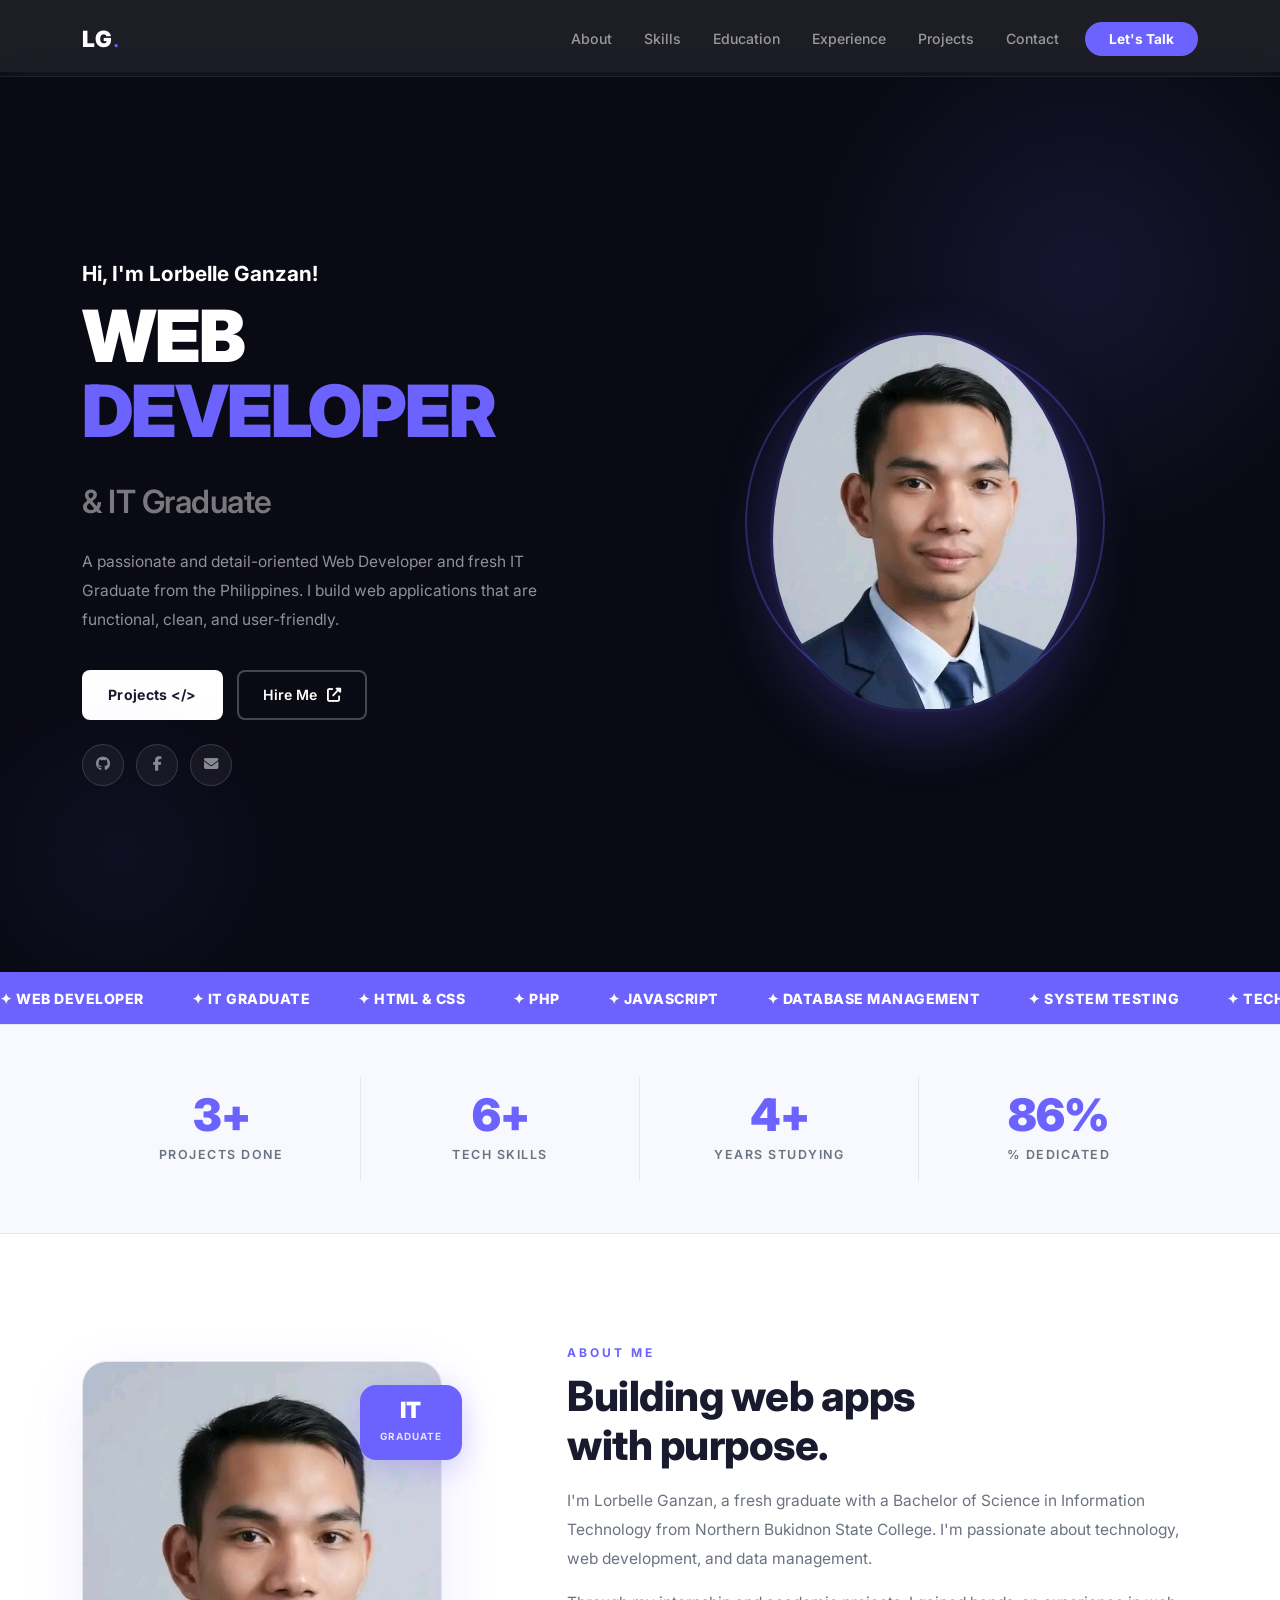
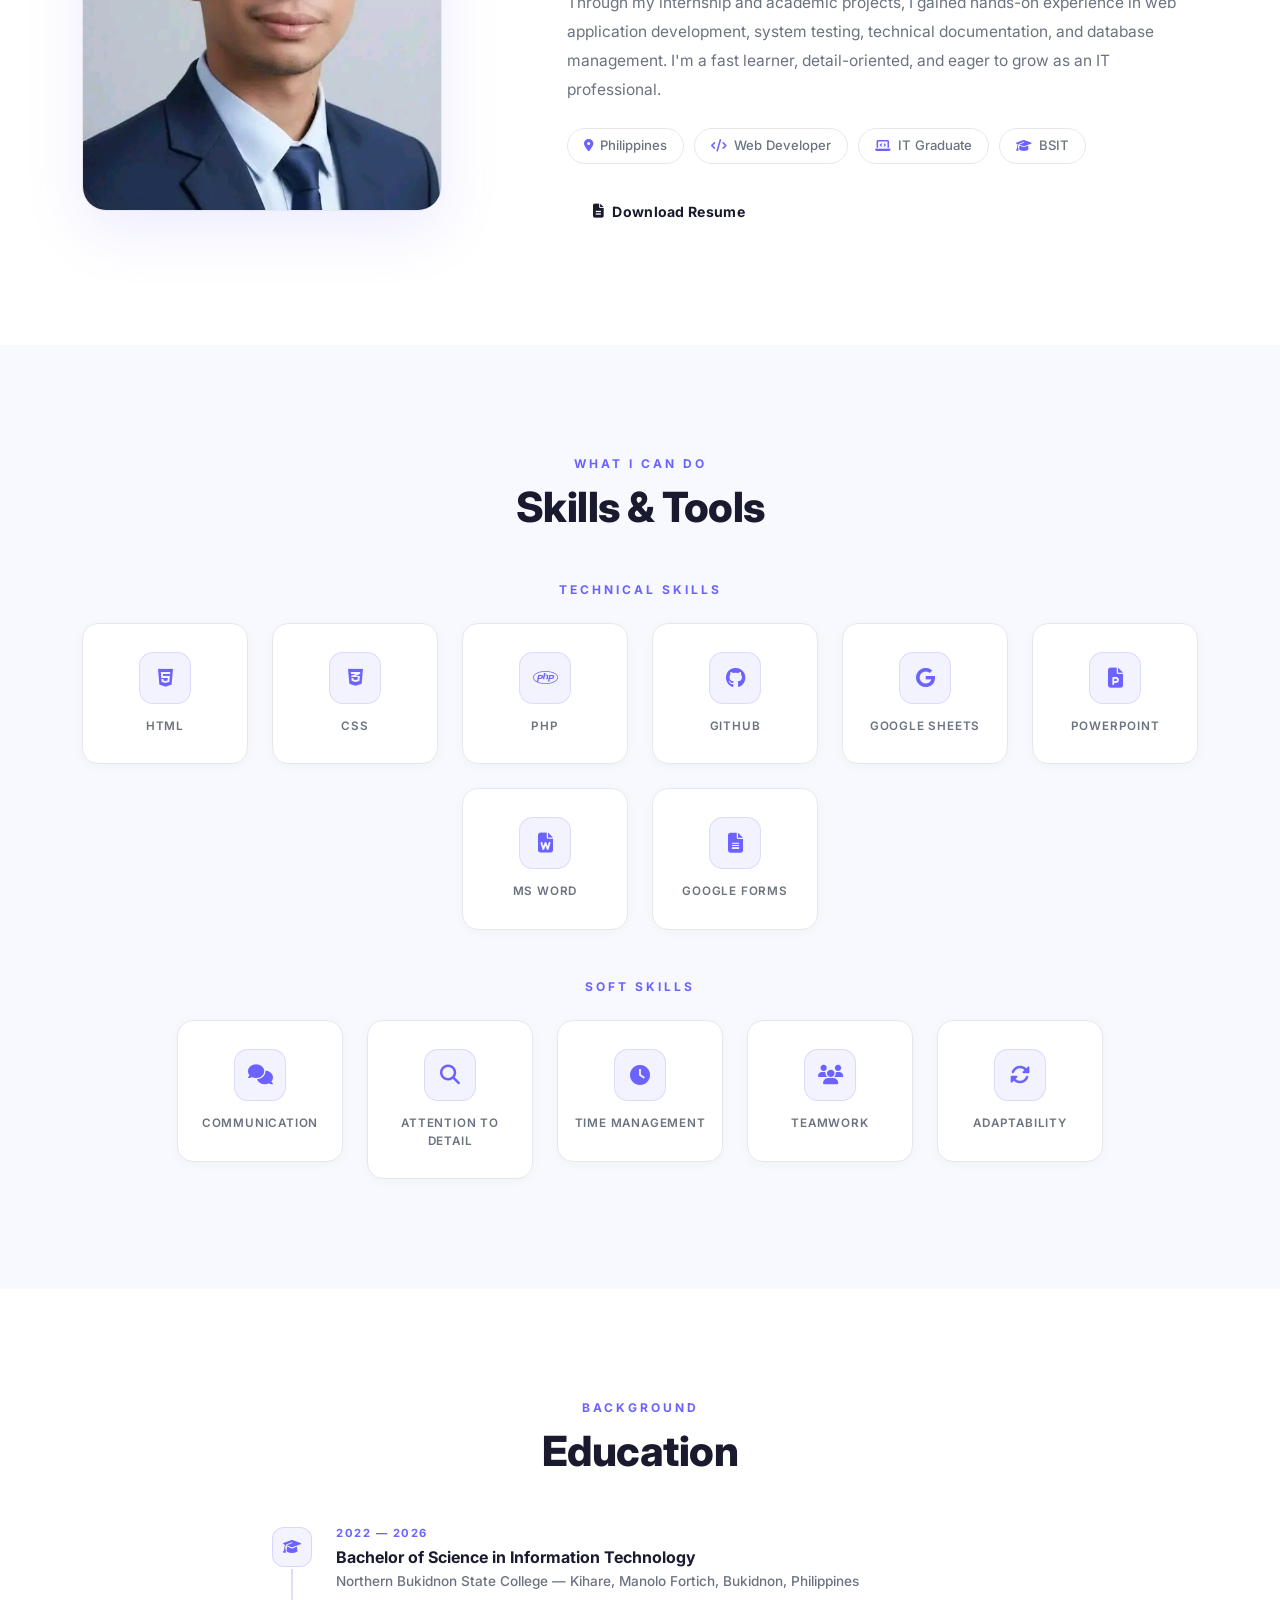
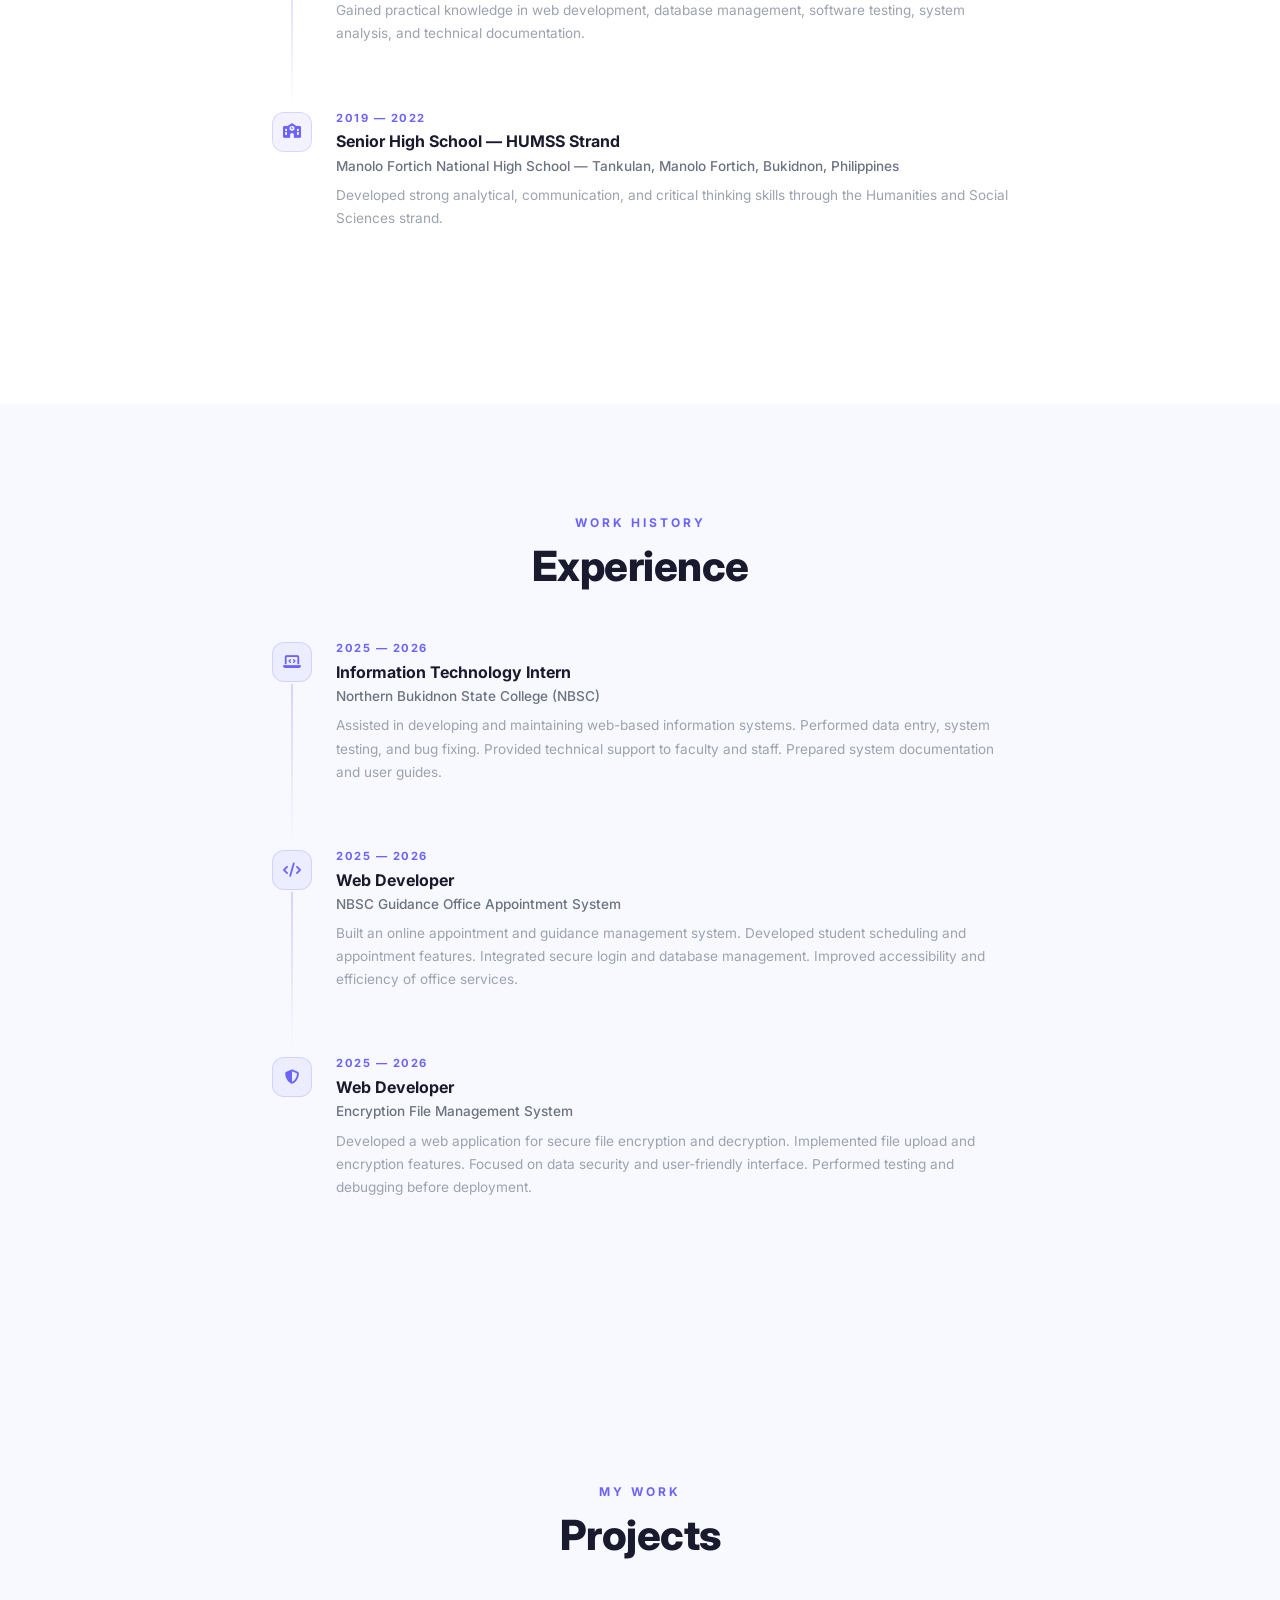
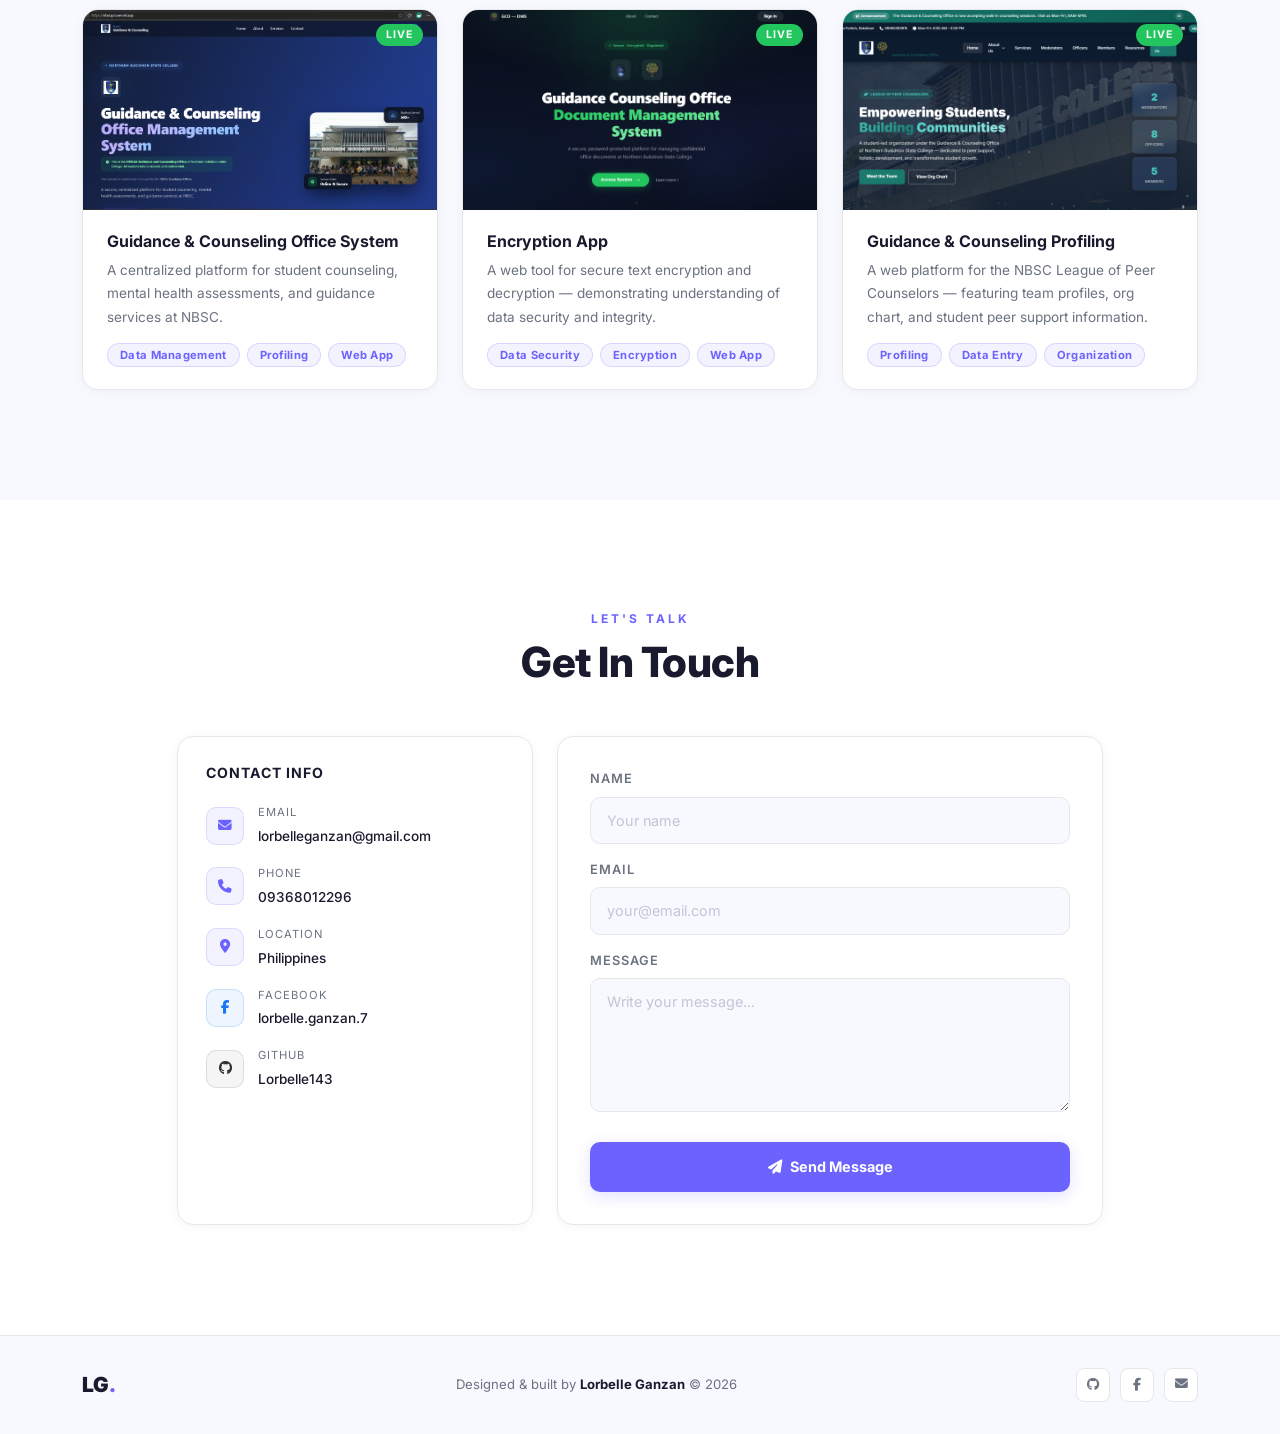
<file: index.html>
<!DOCTYPE html>
<html lang="en">
<head>
  <meta charset="UTF-8">
  <meta name="viewport" content="width=device-width, initial-scale=1.0">
  <title>Lorbelle Ganzan | Web Developer</title>
  <meta name="description" content="Portfolio of Lorbelle Ganzan — Fresh IT Graduate & Web Developer from the Philippines. Building web applications with passion and precision.">

  <!-- OG / Social Preview -->
  <meta property="og:title" content="Lorbelle Ganzan |Resume">
  <meta property="og:description" content="Fresh IT Graduate & Web Developer from the Philippines. Building web applications with passion and precision.">
  <meta property="og:image" content="https://lorbelleganzan.vercel.app/assets/profile.jpg">
  <meta property="og:url" content="https://lorbelleganzan.vercel.app">
  <meta property="og:type" content="website">

  <!-- Favicon -->
  <link rel="icon" type="image/svg+xml" href="assets/favicon.svg">

  <link href="https://cdn.jsdelivr.net/npm/bootstrap@5.3.2/dist/css/bootstrap.min.css" rel="stylesheet">
  <link href="https://unpkg.com/aos@2.3.1/dist/aos.css" rel="stylesheet">
  <link href="https://cdnjs.cloudflare.com/ajax/libs/font-awesome/6.5.0/css/all.min.css" rel="stylesheet">
  <link href="https://fonts.googleapis.com/css2?family=Inter:wght@300;400;500;600;700;800;900&display=swap" rel="stylesheet">
  <link rel="stylesheet" href="css/style.css">
</head>
<body>

<div id="scroll-progress"></div>

<!-- Navbar -->
<nav class="navbar navbar-expand-lg fixed-top">
  <div class="container">
    <a class="navbar-brand" href="#home">
      <span class="brand-lg">LG</span><span class="brand-dot">.</span>
    </a>
    <button class="navbar-toggler" type="button" data-bs-toggle="collapse" data-bs-target="#nav-menu">
      <span class="toggler-icon"></span>
      <span class="toggler-icon"></span>
      <span class="toggler-icon"></span>
    </button>
    <div class="collapse navbar-collapse" id="nav-menu">
      <ul class="navbar-nav ms-auto align-items-lg-center gap-1">
        <li class="nav-item"><a class="nav-link" href="#about">About</a></li>
        <li class="nav-item"><a class="nav-link" href="#skills">Skills</a></li>
        <li class="nav-item"><a class="nav-link" href="#education">Education</a></li>
        <li class="nav-item"><a class="nav-link" href="#experience">Experience</a></li>
        <li class="nav-item"><a class="nav-link" href="#projects">Projects</a></li>
        <li class="nav-item"><a class="nav-link" href="#contact">Contact</a></li>
        <li class="nav-item ms-lg-2">
          <a class="nav-cta" href="#contact">Let's Talk</a>
        </li>
      </ul>
    </div>
  </div>
</nav>

<!-- Hero -->
<header id="home" class="hero">
  <div class="container">
    <div class="row align-items-center min-vh-100">

      <div class="col-lg-6 hero-left" data-aos="fade-right" data-aos-duration="900">
        <p class="hero-greeting">Hi, I'm Lorbelle Ganzan!</p>
        <h1 class="hero-title">
          <span class="title-regular">WEB</span>
          <span class="title-accent"> DEVELOPER</span><br>
          <span class="title-sub">& IT Graduate</span>
        </h1>
        <p class="hero-desc">
          A passionate and detail-oriented Web Developer and fresh IT Graduate from the Philippines. I build web applications that are functional, clean, and user-friendly.
        </p>
        <div class="hero-actions">
          <a href="#projects" class="btn-dark-custom">Projects &lt;/&gt;</a>
          <a href="#contact" class="btn-outline-custom">Hire Me <i class="fas fa-external-link-alt ms-1"></i></a>
        </div>
        <div class="hero-socials mt-4">
          <a href="https://github.com/Lorbelle143" target="_blank" rel="noopener noreferrer" title="GitHub"><i class="fab fa-github"></i></a>
          <a href="https://www.facebook.com/lorbelle.ganzan.7" target="_blank" rel="noopener noreferrer" title="Facebook"><i class="fab fa-facebook-f"></i></a>
          <a href="https://mail.google.com/mail/?view=cm&to=lorbelleganzan@gmail.com" target="_blank" rel="noopener noreferrer" title="Email"><i class="fas fa-envelope"></i></a>
        </div>
      </div>

      <div class="col-lg-6 hero-right" data-aos="fade-left" data-aos-duration="900" data-aos-delay="150">
        <div class="hero-photo-wrap">
          <div class="hero-photo-ring"></div>
          <img src="assets/profile.jpg" alt="Lorbelle Ganzan" class="hero-photo">
        </div>
      </div>

    </div>
  </div>
</header>

<!-- Ticker Strip -->
<div class="ticker-wrap">
  <div class="ticker-track">
    <span>✦ Web Developer</span>
    <span>✦ IT Graduate</span>
    <span>✦ HTML & CSS</span>
    <span>✦ PHP</span>
    <span>✦ JavaScript</span>
    <span>✦ Database Management</span>
    <span>✦ System Testing</span>
    <span>✦ Technical Documentation</span>
    <span>✦ Web Developer</span>
    <span>✦ IT Graduate</span>
    <span>✦ HTML & CSS</span>
    <span>✦ PHP</span>
    <span>✦ JavaScript</span>
    <span>✦ Database Management</span>
    <span>✦ System Testing</span>
    <span>✦ Technical Documentation</span>
  </div>
</div>

<!-- Stats -->
<section class="stats-bar">
  <div class="container">
    <div class="row g-0 justify-content-center">
      <div class="col-6 col-md-3 stat-item" data-aos="fade-up" data-aos-delay="0">
        <h3 class="stat-num" data-target="3">0</h3>
        <p>Projects Done</p>
      </div>
      <div class="col-6 col-md-3 stat-item" data-aos="fade-up" data-aos-delay="100">
        <h3 class="stat-num" data-target="6">0</h3>
        <p>Tech Skills</p>
      </div>
      <div class="col-6 col-md-3 stat-item" data-aos="fade-up" data-aos-delay="200">
        <h3 class="stat-num" data-target="4">0</h3>
        <p>Years Studying</p>
      </div>
      <div class="col-6 col-md-3 stat-item" data-aos="fade-up" data-aos-delay="300">
        <h3 class="stat-num" data-target="100">0</h3>
        <p>% Dedicated</p>
      </div>
    </div>
  </div>
</section>

<!-- About -->
<section id="about" class="section">
  <div class="container">
    <div class="row align-items-center g-5">
      <div class="col-lg-5" data-aos="fade-right">
        <div class="about-img-wrap">
          <img src="assets/profile.jpg" alt="Lorbelle Ganzan" class="about-img">
          <div class="about-badge">
            <span class="badge-num">IT</span>
            <span class="badge-label">Graduate</span>
          </div>
        </div>
      </div>
      <div class="col-lg-7" data-aos="fade-left">
        <p class="section-eyebrow">About Me</p>
        <h2 class="section-heading">Building web apps<br>with purpose.</h2>
        <p class="section-text mt-3">
          I'm Lorbelle Ganzan, a fresh graduate with a Bachelor of Science in Information Technology from Northern Bukidnon State College. I'm passionate about technology, web development, and data management.
        </p>
        <p class="section-text">
          Through my internship and academic projects, I gained hands-on experience in web application development, system testing, technical documentation, and database management. I'm a fast learner, detail-oriented, and eager to grow as an IT professional.
        </p>
        <div class="about-chips mt-4">
          <span class="chip"><i class="fas fa-map-marker-alt"></i> Philippines</span>
          <span class="chip"><i class="fas fa-code"></i> Web Developer</span>
          <span class="chip"><i class="fas fa-laptop-code"></i> IT Graduate</span>
          <span class="chip"><i class="fas fa-graduation-cap"></i> BSIT</span>
        </div>
        <div class="mt-4">
          <a href="assets/resume.pdf" download class="btn-dark-custom" style="display:inline-flex; align-items:center; gap:8px;">
            <i class="fas fa-file-alt"></i> Download Resume
          </a>
        </div>
      </div>
    </div>
  </div>
</section>

<!-- Skills -->
<section id="skills" class="section section-light">
  <div class="container">
    <div class="text-center mb-5" data-aos="fade-up">
      <p class="section-eyebrow">What I Can Do</p>
      <h2 class="section-heading">Skills & Tools</h2>
    </div>

    <div class="text-center mb-4" data-aos="fade-up">
      <p class="section-eyebrow" style="margin-bottom:0;">Technical Skills</p>
    </div>
    <div class="row g-4 justify-content-center mb-5">
      <div class="col-6 col-md-4 col-lg-2" data-aos="fade-up" data-aos-delay="0">
        <div class="skill-card">
          <div class="skill-icon-wrap"><i class="fab fa-html5"></i></div>
          <p>HTML</p>
        </div>
      </div>
      <div class="col-6 col-md-4 col-lg-2" data-aos="fade-up" data-aos-delay="70">
        <div class="skill-card">
          <div class="skill-icon-wrap"><i class="fab fa-css3-alt"></i></div>
          <p>CSS</p>
        </div>
      </div>
      <div class="col-6 col-md-4 col-lg-2" data-aos="fade-up" data-aos-delay="140">
        <div class="skill-card">
          <div class="skill-icon-wrap"><i class="fab fa-php"></i></div>
          <p>PHP</p>
        </div>
      </div>
      <div class="col-6 col-md-4 col-lg-2" data-aos="fade-up" data-aos-delay="210">
        <div class="skill-card">
          <div class="skill-icon-wrap"><i class="fab fa-github"></i></div>
          <p>GitHub</p>
        </div>
      </div>
      <div class="col-6 col-md-4 col-lg-2" data-aos="fade-up" data-aos-delay="280">
        <div class="skill-card">
          <div class="skill-icon-wrap"><i class="fab fa-google"></i></div>
          <p>Google Sheets</p>
        </div>
      </div>
      <div class="col-6 col-md-4 col-lg-2" data-aos="fade-up" data-aos-delay="350">
        <div class="skill-card">
          <div class="skill-icon-wrap"><i class="fas fa-file-powerpoint"></i></div>
          <p>PowerPoint</p>
        </div>
      </div>
      <div class="col-6 col-md-4 col-lg-2" data-aos="fade-up" data-aos-delay="420">
        <div class="skill-card">
          <div class="skill-icon-wrap"><i class="fas fa-file-word"></i></div>
          <p>MS Word</p>
        </div>
      </div>
      <div class="col-6 col-md-4 col-lg-2" data-aos="fade-up" data-aos-delay="490">
        <div class="skill-card">
          <div class="skill-icon-wrap"><i class="fas fa-file-alt"></i></div>
          <p>Google Forms</p>
        </div>
      </div>
    </div>

    <div class="text-center mb-4" data-aos="fade-up">
      <p class="section-eyebrow" style="margin-bottom:0;">Soft Skills</p>
    </div>
    <div class="row g-4 justify-content-center">
      <div class="col-6 col-md-4 col-lg-2" data-aos="fade-up" data-aos-delay="0">
        <div class="skill-card">
          <div class="skill-icon-wrap"><i class="fas fa-comments"></i></div>
          <p>Communication</p>
        </div>
      </div>
      <div class="col-6 col-md-4 col-lg-2" data-aos="fade-up" data-aos-delay="70">
        <div class="skill-card">
          <div class="skill-icon-wrap"><i class="fas fa-search"></i></div>
          <p>Attention to Detail</p>
        </div>
      </div>
      <div class="col-6 col-md-4 col-lg-2" data-aos="fade-up" data-aos-delay="140">
        <div class="skill-card">
          <div class="skill-icon-wrap"><i class="fas fa-clock"></i></div>
          <p>Time Management</p>
        </div>
      </div>
      <div class="col-6 col-md-4 col-lg-2" data-aos="fade-up" data-aos-delay="210">
        <div class="skill-card">
          <div class="skill-icon-wrap"><i class="fas fa-users"></i></div>
          <p>Teamwork</p>
        </div>
      </div>
      <div class="col-6 col-md-4 col-lg-2" data-aos="fade-up" data-aos-delay="280">
        <div class="skill-card">
          <div class="skill-icon-wrap"><i class="fas fa-sync-alt"></i></div>
          <p>Adaptability</p>
        </div>
      </div>
    </div>
  </div>
</section>

<!-- Education -->
<section id="education" class="section">
  <div class="container">
    <div class="text-center mb-5" data-aos="fade-up">
      <p class="section-eyebrow">Background</p>
      <h2 class="section-heading">Education</h2>
    </div>
    <div class="row justify-content-center">
      <div class="col-lg-8">

        <div class="edu-item" data-aos="fade-up" data-aos-delay="0">
          <div class="edu-icon"><i class="fas fa-graduation-cap"></i></div>
          <div class="edu-body">
            <span class="edu-year">2022 — 2026</span>
            <h5 class="edu-degree">Bachelor of Science in Information Technology</h5>
            <p class="edu-school">Northern Bukidnon State College — Kihare, Manolo Fortich, Bukidnon, Philippines</p>
            <p class="edu-desc">Gained practical knowledge in web development, database management, software testing, system analysis, and technical documentation.</p>
          </div>
        </div>

        <div class="edu-item" data-aos="fade-up" data-aos-delay="100">
          <div class="edu-icon"><i class="fas fa-school"></i></div>
          <div class="edu-body">
            <span class="edu-year">2019 — 2022</span>
            <h5 class="edu-degree">Senior High School — HUMSS Strand</h5>
            <p class="edu-school">Manolo Fortich National High School — Tankulan, Manolo Fortich, Bukidnon, Philippines</p>
            <p class="edu-desc">Developed strong analytical, communication, and critical thinking skills through the Humanities and Social Sciences strand.</p>
          </div>
        </div>

      </div>
    </div>
  </div>
</section>

<!-- Experience -->
<section id="experience" class="section section-light">
  <div class="container">
    <div class="text-center mb-5" data-aos="fade-up">
      <p class="section-eyebrow">Work History</p>
      <h2 class="section-heading">Experience</h2>
    </div>
    <div class="row justify-content-center">
      <div class="col-lg-8">

        <div class="edu-item" data-aos="fade-up" data-aos-delay="0">
          <div class="edu-icon"><i class="fas fa-laptop-code"></i></div>
          <div class="edu-body">
            <span class="edu-year">2025 — 2026</span>
            <h5 class="edu-degree">Information Technology Intern</h5>
            <p class="edu-school">Northern Bukidnon State College (NBSC)</p>
            <p class="edu-desc">Assisted in developing and maintaining web-based information systems. Performed data entry, system testing, and bug fixing. Provided technical support to faculty and staff. Prepared system documentation and user guides.</p>
          </div>
        </div>

        <div class="edu-item" data-aos="fade-up" data-aos-delay="100">
          <div class="edu-icon"><i class="fas fa-code"></i></div>
          <div class="edu-body">
            <span class="edu-year">2025 — 2026</span>
            <h5 class="edu-degree">Web Developer</h5>
            <p class="edu-school">NBSC Guidance Office Appointment System</p>
            <p class="edu-desc">Built an online appointment and guidance management system. Developed student scheduling and appointment features. Integrated secure login and database management. Improved accessibility and efficiency of office services.</p>
          </div>
        </div>

        <div class="edu-item" data-aos="fade-up" data-aos-delay="200">
          <div class="edu-icon"><i class="fas fa-shield-alt"></i></div>
          <div class="edu-body">
            <span class="edu-year">2025 — 2026</span>
            <h5 class="edu-degree">Web Developer</h5>
            <p class="edu-school">Encryption File Management System</p>
            <p class="edu-desc">Developed a web application for secure file encryption and decryption. Implemented file upload and encryption features. Focused on data security and user-friendly interface. Performed testing and debugging before deployment.</p>
          </div>
        </div>

      </div>
    </div>
  </div>
</section>

<!-- Projects -->
<section id="projects" class="section section-light">
  <div class="container">
    <div class="text-center mb-5" data-aos="fade-up">
      <p class="section-eyebrow">My Work</p>
      <h2 class="section-heading">Projects</h2>
    </div>
    <div class="row g-4 justify-content-center">

      <div class="col-md-6 col-lg-4" data-aos="fade-up" data-aos-delay="100">
        <div class="project-card">
          <div class="project-img-wrap">
            <img src="assets/landingpage.png" alt="Guidance & Counseling System" class="project-img">
            <div class="project-overlay">
              <a href="https://nbscgco.vercel.app" target="_blank" rel="noopener noreferrer" class="project-link">
                <i class="fas fa-external-link-alt me-2"></i>Live Demo
              </a>
            </div>
            <span class="project-live">Live</span>
          </div>
          <div class="project-info">
            <h5>Guidance & Counseling Office System</h5>
            <p>A centralized platform for student counseling, mental health assessments, and guidance services at NBSC.</p>
            <div class="project-tags">
              <span>Data Management</span><span>Profiling</span><span>Web App</span>
            </div>
          </div>
        </div>
      </div>

      <div class="col-md-6 col-lg-4" data-aos="fade-up" data-aos-delay="200">
        <div class="project-card">
          <div class="project-img-wrap">
            <img src="assets/encryption12.vercel.app.png" alt="Encryption App" class="project-img">
            <div class="project-overlay">
              <a href="https://encryption12.vercel.app" target="_blank" rel="noopener noreferrer" class="project-link">
                <i class="fas fa-external-link-alt me-2"></i>Live Demo
              </a>
            </div>
            <span class="project-live">Live</span>
          </div>
          <div class="project-info">
            <h5>Encryption App</h5>
            <p>A web tool for secure text encryption and decryption — demonstrating understanding of data security and integrity.</p>
            <div class="project-tags">
              <span>Data Security</span><span>Encryption</span><span>Web App</span>
            </div>
          </div>
        </div>
      </div>

      <div class="col-md-6 col-lg-4" data-aos="fade-up" data-aos-delay="300">
        <div class="project-card">
          <div class="project-img-wrap">
            <img src="assets/guidanceprofilings.vercel.app.png" alt="Guidance Profiling" class="project-img">
            <div class="project-overlay">
              <a href="https://guidanceprofilings.vercel.app" target="_blank" rel="noopener noreferrer" class="project-link">
                <i class="fas fa-external-link-alt me-2"></i>Live Demo
              </a>
            </div>
            <span class="project-live">Live</span>
          </div>
          <div class="project-info">
            <h5>Guidance & Counseling Profiling</h5>
            <p>A web platform for the NBSC League of Peer Counselors — featuring team profiles, org chart, and student peer support information.</p>
            <div class="project-tags">
              <span>Profiling</span><span>Data Entry</span><span>Organization</span>
            </div>
          </div>
        </div>
      </div>

    </div>
  </div>
</section>

<!-- Contact -->
<section id="contact" class="section">
  <div class="container">
    <div class="text-center mb-5" data-aos="fade-up">
      <p class="section-eyebrow">Let's Talk</p>
      <h2 class="section-heading">Get In Touch</h2>
    </div>
    <div class="row justify-content-center g-4">

      <div class="col-md-4" data-aos="fade-right">
        <div class="contact-card">
          <h6 class="contact-card-title">Contact Info</h6>
          <div class="contact-item">
            <div class="contact-icon"><i class="fas fa-envelope"></i></div>
            <div>
              <p class="contact-label">Email</p>
              <a href="https://mail.google.com/mail/?view=cm&to=lorbelleganzan@gmail.com" target="_blank" rel="noopener noreferrer" class="contact-val">lorbelleganzan@gmail.com</a>
            </div>
          </div>
          <div class="contact-item">
            <div class="contact-icon"><i class="fas fa-phone"></i></div>
            <div>
              <p class="contact-label">Phone</p>
              <a href="tel:09368012296" class="contact-val">09368012296</a>
            </div>
          </div>
          <div class="contact-item">
            <div class="contact-icon"><i class="fas fa-map-marker-alt"></i></div>
            <div>
              <p class="contact-label">Location</p>
              <span class="contact-val">Philippines</span>
            </div>
          </div>
          <div class="contact-item">
            <div class="contact-icon ci-fb"><i class="fab fa-facebook-f"></i></div>
            <div>
              <p class="contact-label">Facebook</p>
              <a href="https://www.facebook.com/lorbelle.ganzan.7" target="_blank" rel="noopener noreferrer" class="contact-val">lorbelle.ganzan.7</a>
            </div>
          </div>
          <div class="contact-item">
            <div class="contact-icon ci-gh"><i class="fab fa-github"></i></div>
            <div>
              <p class="contact-label">GitHub</p>
              <a href="https://github.com/Lorbelle143" target="_blank" rel="noopener noreferrer" class="contact-val">Lorbelle143</a>
            </div>
          </div>
        </div>
      </div>

      <div class="col-md-6" data-aos="fade-left">
        <form id="contactForm" class="contact-form" action="https://formspree.io/f/mvzwvnay" method="POST">
          <div class="form-group mb-3">
            <label>Name</label>
            <input type="text" name="name" placeholder="Your name" required>
          </div>
          <div class="form-group mb-3">
            <label>Email</label>
            <input type="email" name="email" placeholder="your@email.com" required>
          </div>
          <div class="form-group mb-4">
            <label>Message</label>
            <textarea name="message" rows="5" placeholder="Write your message..." required></textarea>
          </div>
          <button type="submit" id="submitBtn">
            <i class="fas fa-paper-plane me-2"></i>Send Message
          </button>
        </form>
      </div>

    </div>
  </div>
</section>

<!-- Footer -->
<footer>
  <div class="container">
    <div class="footer-inner">
      <span class="footer-brand">LG<span>.</span></span>
      <p>Designed & built by <strong>Lorbelle Ganzan</strong> &copy; 2026</p>
      <div class="footer-socials">
        <a href="https://github.com/Lorbelle143" target="_blank" rel="noopener noreferrer"><i class="fab fa-github"></i></a>
        <a href="https://www.facebook.com/lorbelle.ganzan.7" target="_blank" rel="noopener noreferrer"><i class="fab fa-facebook-f"></i></a>
        <a href="https://mail.google.com/mail/?view=cm&to=lorbelleganzan@gmail.com" target="_blank" rel="noopener noreferrer"><i class="fas fa-envelope"></i></a>
      </div>
    </div>
  </div>
</footer>

<script src="https://cdn.jsdelivr.net/npm/bootstrap@5.3.2/dist/js/bootstrap.bundle.min.js"></script>
<script src="https://unpkg.com/aos@2.3.1/dist/aos.js"></script>
<script src="css/js/main.js"></script>
</body>
</html>
</file>
<file: css/style.css>
/* ===== BASE ===== */
*, *::before, *::after { box-sizing: border-box; margin: 0; padding: 0; }

:root {
  --accent: #6c63ff;
  --accent-dark: #5a52d5;
  --accent-light: rgba(108,99,255,0.08);
  --bg: #ffffff;
  --bg-light: #f8f9ff;
  --bg-card: #ffffff;
  --text: #1a1a2e;
  --muted: #6b7280;
  --border: #e5e7eb;
  --font: 'Inter', 'Segoe UI', sans-serif;
}

html { scroll-behavior: smooth; }

body {
  font-family: var(--font);
  background: var(--bg);
  color: var(--text);
  overflow-x: hidden;
  padding-top: 72px;
}

/* ===== SCROLL PROGRESS ===== */
#scroll-progress {
  position: fixed; top: 0; left: 0;
  height: 3px; width: 0%;
  background: linear-gradient(90deg, var(--accent), #a78bfa);
  z-index: 99999;
  transition: width 0.08s linear;
}

/* ===== NAVBAR ===== */
.navbar {
  background: rgba(10,10,20,0.92);
  backdrop-filter: blur(20px);
  border-bottom: 1px solid rgba(255,255,255,0.07);
  padding: 14px 0;
  transition: all 0.3s;
}
.navbar-brand { text-decoration: none; }
.brand-lg { font-size: 1.4rem; font-weight: 900; color: #fff; letter-spacing: 1px; }
.brand-dot { color: var(--accent); font-size: 1.6rem; }

.nav-link {
  color: rgba(255,255,255,0.55) !important;
  font-size: 0.88rem; font-weight: 500;
  padding: 6px 14px !important;
  border-radius: 8px; transition: all 0.25s;
}
.nav-link:hover, .nav-link.active {
  color: #fff !important;
  background: rgba(255,255,255,0.07);
}

.nav-cta {
  background: var(--accent);
  color: #fff !important;
  font-size: 0.85rem; font-weight: 700;
  padding: 9px 24px; border-radius: 50px;
  text-decoration: none; transition: all 0.25s;
}
.nav-cta:hover {
  background: var(--accent-dark);
  transform: translateY(-1px);
  box-shadow: 0 6px 20px rgba(108,99,255,0.4);
}

.navbar-toggler {
  border: none; background: none; padding: 4px;
  display: flex; flex-direction: column; gap: 5px;
}
.toggler-icon {
  display: block; width: 22px; height: 2px;
  background: #fff; border-radius: 2px; transition: all 0.3s;
}
.navbar-toggler:focus { box-shadow: none; }

/* ===== HERO ===== */
.hero {
  min-height: 100vh;
  display: flex; align-items: center;
  background: #0a0a14;
  position: relative; overflow: hidden;
}

.hero::before {
  content: '';
  position: absolute;
  top: -100px; right: -100px;
  width: 600px; height: 600px;
  border-radius: 50%;
  background: radial-gradient(circle, rgba(108,99,255,0.12) 0%, transparent 65%);
  pointer-events: none;
}

.hero::after {
  content: '';
  position: absolute;
  bottom: -80px; left: -80px;
  width: 400px; height: 400px;
  border-radius: 50%;
  background: radial-gradient(circle, rgba(108,99,255,0.06) 0%, transparent 65%);
  pointer-events: none;
}

.hero-left { padding-right: 2rem; }

.hero-greeting {
  font-size: 1.3rem; font-weight: 700;
  color: #fff; margin-bottom: 8px;
}

.hero-title {
  font-size: clamp(2.8rem, 6vw, 4.5rem);
  font-weight: 900; line-height: 1.05;
  letter-spacing: -2px; margin-bottom: 24px;
}
.title-regular { color: #fff; }
.title-accent { color: var(--accent); }
.title-sub {
  font-size: clamp(1.4rem, 3vw, 2rem);
  font-weight: 600; color: rgba(255,255,255,0.45);
  letter-spacing: -0.5px;
}

.hero-desc {
  font-size: 0.97rem; color: rgba(255,255,255,0.55);
  line-height: 1.85; max-width: 460px;
  margin-bottom: 36px;
}

.hero-actions { display: flex; gap: 14px; flex-wrap: wrap; }

.btn-dark-custom {
  background: #fff;
  color: var(--text); font-weight: 700;
  font-size: 0.88rem; padding: 13px 26px;
  border-radius: 8px; text-decoration: none;
  display: inline-flex; align-items: center;
  transition: all 0.25s; letter-spacing: 0.3px;
}
.btn-dark-custom:hover {
  background: #e8e8ff; color: var(--accent);
  transform: translateY(-2px);
  box-shadow: 0 8px 24px rgba(255,255,255,0.15);
}

.btn-outline-custom {
  background: transparent;
  color: #fff; font-weight: 600;
  font-size: 0.88rem; padding: 12px 24px;
  border-radius: 8px; text-decoration: none;
  border: 2px solid rgba(255,255,255,0.25);
  display: inline-flex; align-items: center; gap: 6px;
  transition: all 0.25s;
}
.btn-outline-custom:hover {
  border-color: var(--accent); color: var(--accent);
  background: rgba(108,99,255,0.1); transform: translateY(-2px);
}

.hero-socials { display: flex; gap: 12px; }
.hero-socials a {
  width: 42px; height: 42px;
  border: 1.5px solid rgba(255,255,255,0.15); border-radius: 50%;
  display: flex; align-items: center; justify-content: center;
  color: rgba(255,255,255,0.5); font-size: 0.9rem;
  text-decoration: none; transition: all 0.25s;
  background: rgba(255,255,255,0.05);
}
.hero-socials a:hover {
  border-color: var(--accent); color: var(--accent);
  background: rgba(108,99,255,0.15); transform: translateY(-2px);
}

/* Hero Photo */
.hero-right {
  display: flex; justify-content: center; align-items: center;
}
.hero-photo-wrap {
  position: relative;
  width: 400px; height: 420px;
  display: flex; justify-content: center; align-items: center;
}
.hero-photo-ring {
  position: absolute;
  width: 360px; height: 360px;
  border-radius: 50%;
  background: radial-gradient(circle, rgba(108,99,255,0.18) 0%, rgba(108,99,255,0.05) 60%, transparent 80%);
  border: 2px solid rgba(108,99,255,0.3);
  z-index: 0;
  animation: ringPulse 3s ease-in-out infinite;
}
@keyframes ringPulse {
  0%,100% { transform: scale(1); opacity: 1; }
  50% { transform: scale(1.03); opacity: 0.7; }
}
.hero-photo {
  width: 310px; height: 380px;
  object-fit: cover; object-position: top center;
  border-radius: 50% 50% 45% 45% / 55% 55% 45% 45%;
  position: relative; z-index: 1;
  box-shadow: 0 20px 60px rgba(108,99,255,0.25);
  border: 3px solid rgba(108,99,255,0.25);
}

/* ===== TICKER ===== */
.ticker-wrap {
  background: var(--accent);
  overflow: hidden; padding: 14px 0;
  white-space: nowrap;
  position: relative; z-index: 2;
}
.ticker-track {
  display: inline-flex; gap: 48px;
  animation: ticker 28s linear infinite;
}
.ticker-track span {
  color: #fff; font-weight: 800;
  font-size: 0.88rem; letter-spacing: 0.5px;
  text-transform: uppercase;
}
@keyframes ticker {
  0% { transform: translateX(0); }
  100% { transform: translateX(-50%); }
}

/* ===== STATS ===== */
.stats-bar {
  background: var(--bg-light);
  border-top: 1px solid var(--border);
  border-bottom: 1px solid var(--border);
  padding: 52px 0;
}
.stat-item {
  text-align: center; padding: 16px 24px;
  border-right: 1px solid var(--border);
}
.stat-item:last-child { border-right: none; }
.stat-num {
  font-size: 2.8rem; font-weight: 900;
  color: var(--accent); line-height: 1;
  margin-bottom: 8px; letter-spacing: -1px;
}
.stat-item p {
  color: var(--muted); font-size: 0.78rem;
  text-transform: uppercase; letter-spacing: 1.5px;
  margin: 0; font-weight: 600;
}

/* ===== SECTIONS ===== */
.section { padding: 110px 0; background: #fff; }
.section-light { background: var(--bg-light); }
.section-white { background: #fff; }

.section-eyebrow {
  font-size: 0.75rem; font-weight: 700;
  text-transform: uppercase; letter-spacing: 3px;
  color: var(--accent); margin-bottom: 10px;
}
.section-heading {
  font-size: clamp(1.8rem, 3.5vw, 2.6rem);
  font-weight: 800; color: var(--text);
  line-height: 1.2; letter-spacing: -0.5px;
}
.section-text { color: var(--muted); line-height: 1.85; font-size: 0.97rem; }

/* ===== ABOUT ===== */
.about-img-wrap { position: relative; display: inline-block; overflow: visible; }
.about-img {
  width: 100%; max-width: 380px; height: 450px;
  object-fit: cover; object-position: top center;
  border-radius: 24px; display: block;
  box-shadow: 0 20px 60px rgba(108,99,255,0.12);
  border: 1px solid var(--border);
}
.about-badge {
  position: absolute; top: 24px; right: -20px;
  background: var(--accent); border-radius: 16px;
  padding: 14px 20px; text-align: center;
  box-shadow: 0 8px 30px rgba(108,99,255,0.3);
}
.badge-num { display: block; font-size: 1.4rem; font-weight: 900; color: #fff; line-height: 1; }
.badge-label { font-size: 0.62rem; font-weight: 700; color: rgba(255,255,255,0.8); text-transform: uppercase; letter-spacing: 1px; }

.about-chips { display: flex; flex-wrap: wrap; gap: 10px; }
.chip {
  background: #fff; border: 1.5px solid var(--border);
  color: var(--muted); font-size: 0.82rem; font-weight: 500;
  padding: 7px 16px; border-radius: 50px;
  display: flex; align-items: center; gap: 7px;
  transition: all 0.25s;
}
.chip:hover { border-color: var(--accent); color: var(--accent); background: var(--accent-light); }
.chip i { color: var(--accent); font-size: 0.78rem; }

/* ===== SKILLS ===== */
.skill-card {
  background: #fff;
  border: 1.5px solid var(--border);
  border-radius: 16px; padding: 28px 16px;
  text-align: center; transition: all 0.3s;
  cursor: default;
  box-shadow: 0 2px 12px rgba(0,0,0,0.03);
}
.skill-card:hover {
  border-color: var(--accent);
  background: var(--accent-light);
  transform: translateY(-5px);
  box-shadow: 0 14px 36px rgba(108,99,255,0.1);
}
.skill-icon-wrap {
  width: 52px; height: 52px;
  background: var(--accent-light);
  border: 1px solid rgba(108,99,255,0.18);
  border-radius: 14px;
  display: flex; align-items: center; justify-content: center;
  margin: 0 auto 14px;
  font-size: 1.25rem; color: var(--accent);
  transition: all 0.3s;
}
.skill-card:hover .skill-icon-wrap { background: rgba(108,99,255,0.15); transform: scale(1.1); }
.skill-card p {
  color: var(--muted); font-size: 0.73rem; font-weight: 600;
  text-transform: uppercase; letter-spacing: 0.8px; margin: 0;
}

/* ===== EDUCATION ===== */
.edu-item {
  display: flex; gap: 24px;
  margin-bottom: 32px; position: relative; padding-bottom: 32px;
}
.edu-item:not(:last-child)::after {
  content: ''; position: absolute;
  left: 19px; top: 44px; width: 2px;
  height: calc(100% - 16px);
  background: linear-gradient(180deg, rgba(108,99,255,0.25), transparent);
}
.edu-icon {
  width: 40px; height: 40px; flex-shrink: 0;
  background: var(--accent-light);
  border: 1px solid rgba(108,99,255,0.2);
  border-radius: 12px;
  display: flex; align-items: center; justify-content: center;
  color: var(--accent); font-size: 0.9rem; margin-top: 2px;
}
.edu-body { flex: 1; }
.edu-year {
  font-size: 0.7rem; font-weight: 700;
  text-transform: uppercase; letter-spacing: 1.5px;
  color: var(--accent); margin-bottom: 6px; display: block;
}
.edu-degree { color: var(--text); font-weight: 700; font-size: 1rem; margin-bottom: 4px; }
.edu-school { color: var(--muted); font-size: 0.85rem; font-weight: 500; margin-bottom: 8px; }
.edu-desc { color: #9ca3af; font-size: 0.85rem; line-height: 1.7; margin: 0; }

/* ===== PROJECTS ===== */
.project-card {
  background: #fff;
  border: 1.5px solid var(--border);
  border-radius: 16px; overflow: hidden;
  transition: all 0.35s;
  box-shadow: 0 2px 12px rgba(0,0,0,0.04);
}
.project-card:hover {
  border-color: var(--accent);
  transform: translateY(-6px);
  box-shadow: 0 24px 60px rgba(108,99,255,0.12);
}
.project-img-wrap { position: relative; overflow: hidden; height: 200px; }
.project-img { width: 100%; height: 100%; object-fit: cover; transition: transform 0.5s; }
.project-card:hover .project-img { transform: scale(1.05); }
.project-overlay {
  position: absolute; inset: 0;
  background: rgba(108,99,255,0.88);
  display: flex; align-items: center; justify-content: center;
  opacity: 0; transition: opacity 0.3s;
}
.project-card:hover .project-overlay { opacity: 1; }
.project-link {
  background: #fff; color: var(--accent);
  font-weight: 700; font-size: 0.85rem;
  padding: 10px 22px; border-radius: 50px;
  text-decoration: none; display: inline-flex;
  align-items: center; transition: all 0.2s;
}
.project-link:hover { background: var(--accent); color: #fff; }
.project-live {
  position: absolute; top: 14px; right: 14px;
  background: #22c55e; color: #fff;
  font-size: 0.66rem; font-weight: 700;
  padding: 3px 10px; border-radius: 50px;
  text-transform: uppercase; letter-spacing: 1px;
}
.project-info { padding: 22px 24px; }
.project-info h5 { color: var(--text); font-weight: 700; font-size: 1rem; margin-bottom: 8px; }
.project-info p { color: var(--muted); font-size: 0.85rem; line-height: 1.7; margin-bottom: 14px; }
.project-tags { display: flex; flex-wrap: wrap; gap: 7px; }
.project-tags span {
  background: var(--accent-light); color: var(--accent);
  border: 1px solid rgba(108,99,255,0.2);
  border-radius: 50px; padding: 3px 12px;
  font-size: 0.7rem; font-weight: 700; letter-spacing: 0.3px;
}

/* ===== CONTACT ===== */
.contact-card {
  background: #fff;
  border: 1.5px solid var(--border);
  border-radius: 16px; padding: 28px; height: 100%;
  box-shadow: 0 2px 12px rgba(0,0,0,0.04);
}
.contact-card-title {
  color: var(--text); font-weight: 700;
  font-size: 0.88rem; margin-bottom: 22px;
  text-transform: uppercase; letter-spacing: 1px;
}
.contact-item { display: flex; align-items: center; gap: 14px; margin-bottom: 18px; }
.contact-icon {
  width: 38px; height: 38px; flex-shrink: 0;
  background: var(--accent-light);
  border: 1px solid rgba(108,99,255,0.18);
  border-radius: 10px;
  display: flex; align-items: center; justify-content: center;
  color: var(--accent); font-size: 0.85rem;
}
.ci-fb { background: rgba(24,119,242,0.07) !important; border-color: rgba(24,119,242,0.18) !important; color: #1877f2 !important; }
.ci-gh { background: rgba(0,0,0,0.04) !important; border-color: rgba(0,0,0,0.1) !important; color: #333 !important; }
.contact-label { color: var(--muted); font-size: 0.7rem; text-transform: uppercase; letter-spacing: 1px; margin: 0 0 2px; }
.contact-val { color: var(--text); font-size: 0.85rem; font-weight: 500; text-decoration: none; transition: color 0.2s; }
.contact-val:hover { color: var(--accent); }

.contact-form {
  background: #fff;
  border: 1.5px solid var(--border);
  border-radius: 16px; padding: 32px;
  box-shadow: 0 2px 12px rgba(0,0,0,0.04);
}
.contact-form label {
  display: block; color: var(--muted);
  font-size: 0.8rem; font-weight: 600;
  text-transform: uppercase; letter-spacing: 1px; margin-bottom: 8px;
}
.contact-form input,
.contact-form textarea {
  width: 100%; background: var(--bg-light);
  border: 1.5px solid var(--border);
  color: var(--text); border-radius: 10px;
  padding: 12px 16px; font-family: var(--font);
  font-size: 0.9rem; transition: all 0.25s; outline: none;
}
.contact-form input:focus,
.contact-form textarea:focus {
  border-color: var(--accent);
  background: #fff;
  box-shadow: 0 0 0 3px rgba(108,99,255,0.08);
}
.contact-form input::placeholder,
.contact-form textarea::placeholder { color: #c4c4d4; }
.contact-form textarea { resize: vertical; }
.contact-form button {
  width: 100%; background: var(--accent);
  color: #fff; font-weight: 700;
  font-size: 0.9rem; padding: 14px;
  border: none; border-radius: 10px;
  cursor: pointer; transition: all 0.3s;
  display: flex; align-items: center; justify-content: center;
  box-shadow: 0 4px 16px rgba(108,99,255,0.2);
}
.contact-form button:hover {
  background: var(--accent-dark);
  transform: translateY(-2px);
  box-shadow: 0 8px 28px rgba(108,99,255,0.3);
}

/* ===== FOOTER ===== */
footer {
  background: var(--bg-light);
  border-top: 1px solid var(--border);
  padding: 32px 0;
}
.footer-inner {
  display: flex; align-items: center;
  justify-content: space-between; flex-wrap: wrap; gap: 16px;
}
.footer-brand { font-size: 1.3rem; font-weight: 900; color: var(--text); }
.footer-brand span { color: var(--accent); }
footer p { color: var(--muted); font-size: 0.82rem; margin: 0; }
footer p strong { color: var(--text); }
.footer-socials { display: flex; gap: 10px; }
.footer-socials a {
  width: 34px; height: 34px;
  border: 1.5px solid var(--border); border-radius: 8px;
  display: flex; align-items: center; justify-content: center;
  color: var(--muted); font-size: 0.8rem;
  text-decoration: none; transition: all 0.25s;
  background: #fff;
}
.footer-socials a:hover { border-color: var(--accent); color: var(--accent); background: var(--accent-light); }

/* ===== RESPONSIVE ===== */
@media (max-width: 991px) {
  .hero-photo-wrap { width: 320px; height: 340px; }
  .hero-photo { width: 250px; height: 300px; }
  .hero-photo-ring { width: 290px; height: 290px; }
}

@media (max-width: 768px) {
  body { padding-top: 64px; }
  .section { padding: 72px 0; }

  .hero .row { flex-direction: column-reverse; padding: 40px 0 80px; }
  .hero-left { text-align: center; padding-right: 0; }
  .hero-title { font-size: 2.8rem; }
  .hero-desc { margin: 0 auto 28px; color: rgba(255,255,255,0.55); }
  .hero-actions { justify-content: center; }
  .hero-socials { justify-content: center; }
  .hero-actions .btn-dark-custom,
  .hero-actions .btn-outline-custom { width: 100%; justify-content: center; }

  .hero-photo-wrap { width: 240px; height: 260px; margin-bottom: 20px; }
  .hero-photo { width: 190px; height: 230px; }
  .hero-photo-ring { width: 220px; height: 220px; }

  .about-img { max-width: 280px; height: 320px; margin: 0 auto; display: block; }
  .about-badge { right: 10px; top: 10px; }

  .stat-item { border-right: none; border-bottom: 1px solid var(--border); }
  .stat-item:last-child { border-bottom: none; }

  .contact-form { padding: 20px; }
  .contact-card { padding: 20px; }

  .footer-inner { flex-direction: column; text-align: center; }
}

@media (max-width: 480px) {
  .hero-title { font-size: 2.2rem; }
  .section-heading { font-size: 1.6rem; }
  .stat-num { font-size: 2.1rem; }
  .ticker-track span { font-size: 0.78rem; }
}
</file>
